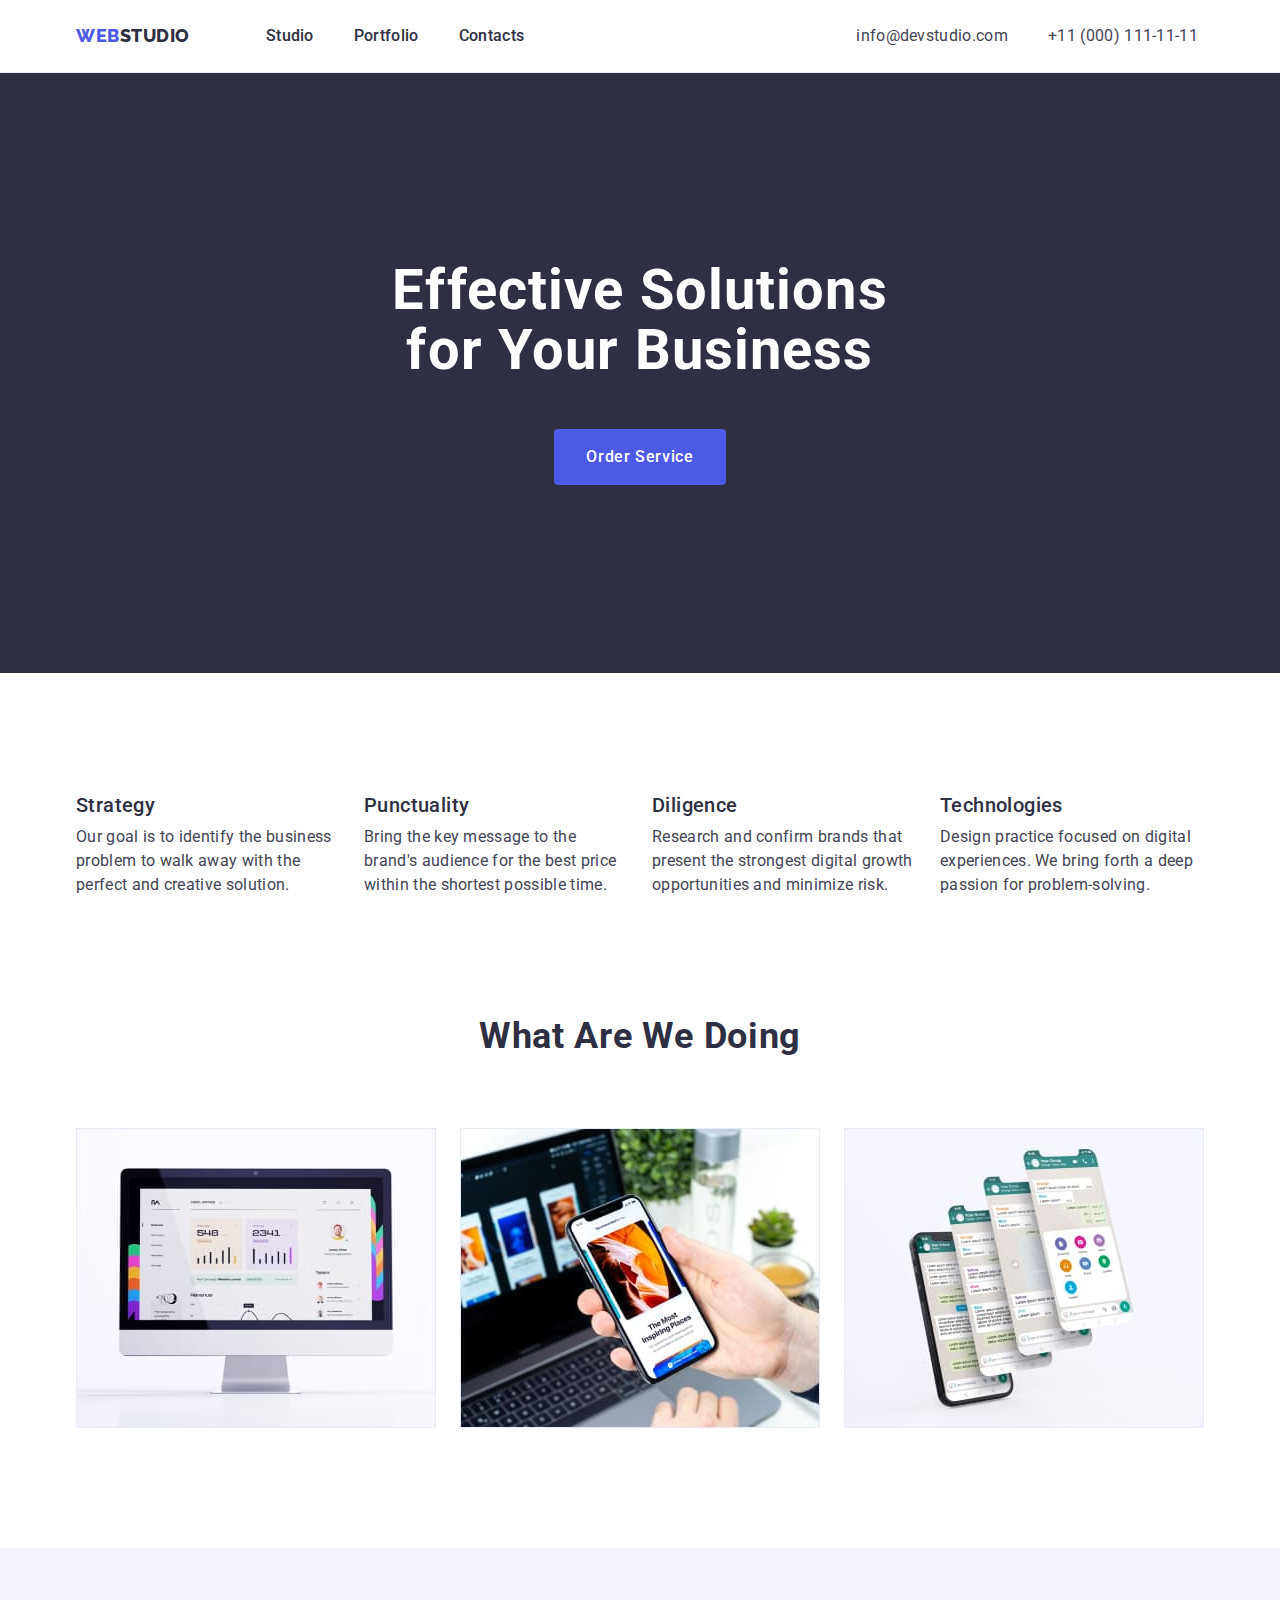
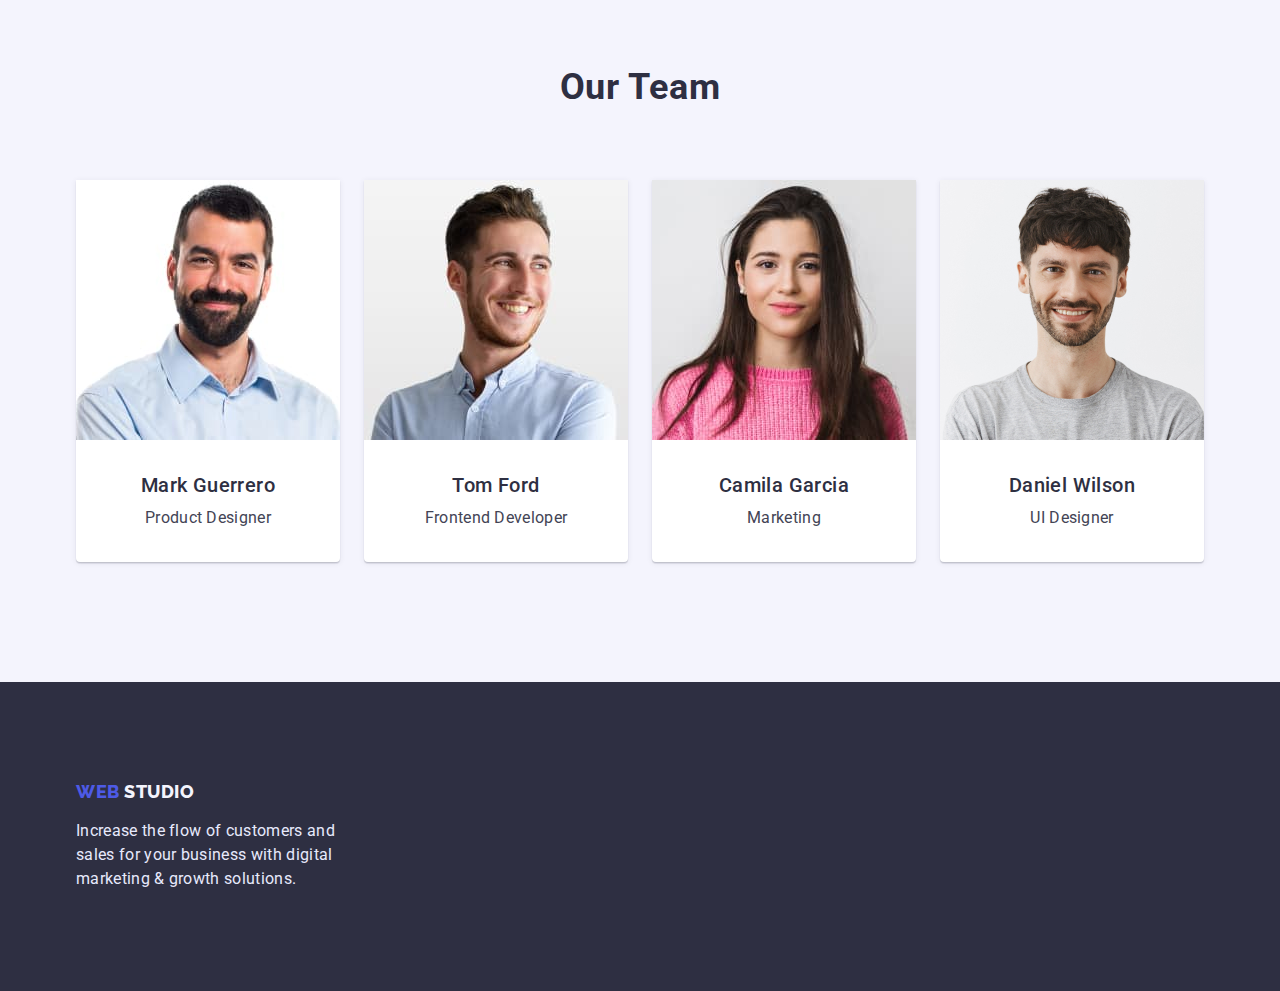
<file: index.html>
<!DOCTYPE html>
<html lang="en">

<head>
    <meta charset="UTF-8">
    <meta http-equiv="X-UA-Compatible" content="IE=edge">
    <meta name="viewport" content="width=device-width, initial-scale=1.0">
    <title>Document</title>
    <link rel="stylesheet" href="./css/modern-normalize.css">
    <link rel="stylesheet" href="./css/styles.css">
    <link
        href="https://fonts.googleapis.com/css2?family=Raleway:wght@800&family=Roboto:wght@400;500;700;900&display=swap"
        rel="stylesheet">
</head>

<body>

    <header>
        <div class="container header-cont">
            <nav class="nav-header">
                <a href="./index.html" class="logo"><span class="logo-web">Web</span><span
                        class="logo-studio">Studio</span></a>
                <ul class="stud-portf-con">
                    <li> <a href="./index.html" class="navigation">Studio </a> </li>
                    <li> <a href="./portfolio.html" class="navigation"> Portfolio</a></li>
                    <li> <a href="" class="navigation"> Contacts</a></li>
                </ul>
            </nav>
            <address class="address-cont">
                <ul class="contacts-list">
                    <li><a href="mailto:info@devstudio.com" class="contacts"> info@devstudio.com</a></li>
                    <li><a href="tel:+110001111111" class="contacts"> +11 (000) 111-11-11</a></li>
                </ul>
            </address>
        </div>

    </header>
    <main>
        <!-- hero image-->
        <section class="section item">
            <div class="container">
                <h1 class="main-header">Effective Solutions
                    for Your Business</h1>
                <button type="button" class="order"> Order Service</button>
            </div>
        </section>
        <!-- section 1-->
        <section class="section features">
            <div class="container">
                <h2 class="visually-hidden">Advanteges</h2>
                <ul class="advanteges-list">
                    <li class="advanteges-li">
                        <h3 class="advant-header">Strategy</h3>
                        <p class="advant-text">Our goal is to identify the business
                            problem to walk away with the perfect and creative solution. </p>
                    </li>
                    <li class="advanteges-li">
                        <h3 class="advant-header">Punctuality</h3>
                        <p class="advant-text">Bring the key message to the brand's audience for the best price within
                            the
                            shortest possible
                            time.</p>
                    </li>
                    <li class="advanteges-li">
                        <h3 class="advant-header">Diligence</h3>
                        <p class="advant-text">Research and confirm brands that present the strongest digital growth
                            opportunities and minimize
                            risk.
                        </p>
                    </li>
                    <li class="advanteges-li">
                        <h3 class="advant-header">Technologies</h3>
                        <p class="advant-text">Design practice focused on digital experiences. We bring forth a deep
                            passion
                            for
                            problem-solving.</p>
                    </li>



                </ul>
            </div>
        </section>
        <!-- section 2-->
        <section class="section process">
            <div class="container">
                <h2 class="header-proc">What Are We Doing</h2>
                <ul class="wp-img">
                    <li class="img-wp"><img src="./images/rectangle71.jpg" alt="computer screen" width="360"> </li>
                    <li class="img-phone"><img src="./images/rectang72.jpg" alt="phone" width="360"></li>
                    <li class="img-phone-lap"><img src="./images/rectangle73.jpg"
                            alt="phone on the background of a laptop" width="360"></li>
                </ul>
            </div>
        </section>
        <!-- section 3-->
        <section class="section team">
            <div class="container">
                <h2 class="header-team">Our Team</h2>
                <ul class="personal">
                    <li class="worker">

                        <img src="./images/img2.jpg" alt="Photo Mark Guerrero" width="264">
                        <div class="text-worker">
                            <h3 class="name">Mark Guerrero</h3>
                            <p class="position">Product Designer</p>
                        </div>

                    </li>
                    <li class="worker">

                        <img src="./images/img3.jpg" alt="Photo Tom Ford" width="264">
                        <div class="text-worker">
                            <h3 class="name">Tom Ford</h3>
                            <p class="position">Frontend Developer</p>
                        </div>
                    </li>
                    <li class="worker">

                        <img src="./images/img4.jpg" alt="Photo Camila Garcia" width="264">
                        <div class="text-worker">
                            <h3 class="name">Camila Garcia</h3>
                            <p class="position"> Marketing </p>
                        </div>

                    </li>
                    <li class="worker">

                        <img src="./images/img1.jpg" alt="Photo Daniel Wilson" width="264">
                        <div class="text-worker">
                            <h3 class="name">Daniel Wilson</h3>
                            <p class="position">UI Designer</p>
                        </div>

                    </li>
                </ul>
            </div>
        </section>
    </main>
    <footer class="footer">
        <div class="container">
            <a href="./index.html" class="logo-f"><span class="logo-web-f"> Web</span><span class="logo-studio-f">
                    Studio</span></a>
            <p class="text-f">Increase the flow of customers and sales for your business with digital marketing & growth
                solutions.
            </p>
        </div>
    </footer>


</body>

</html>
</file>
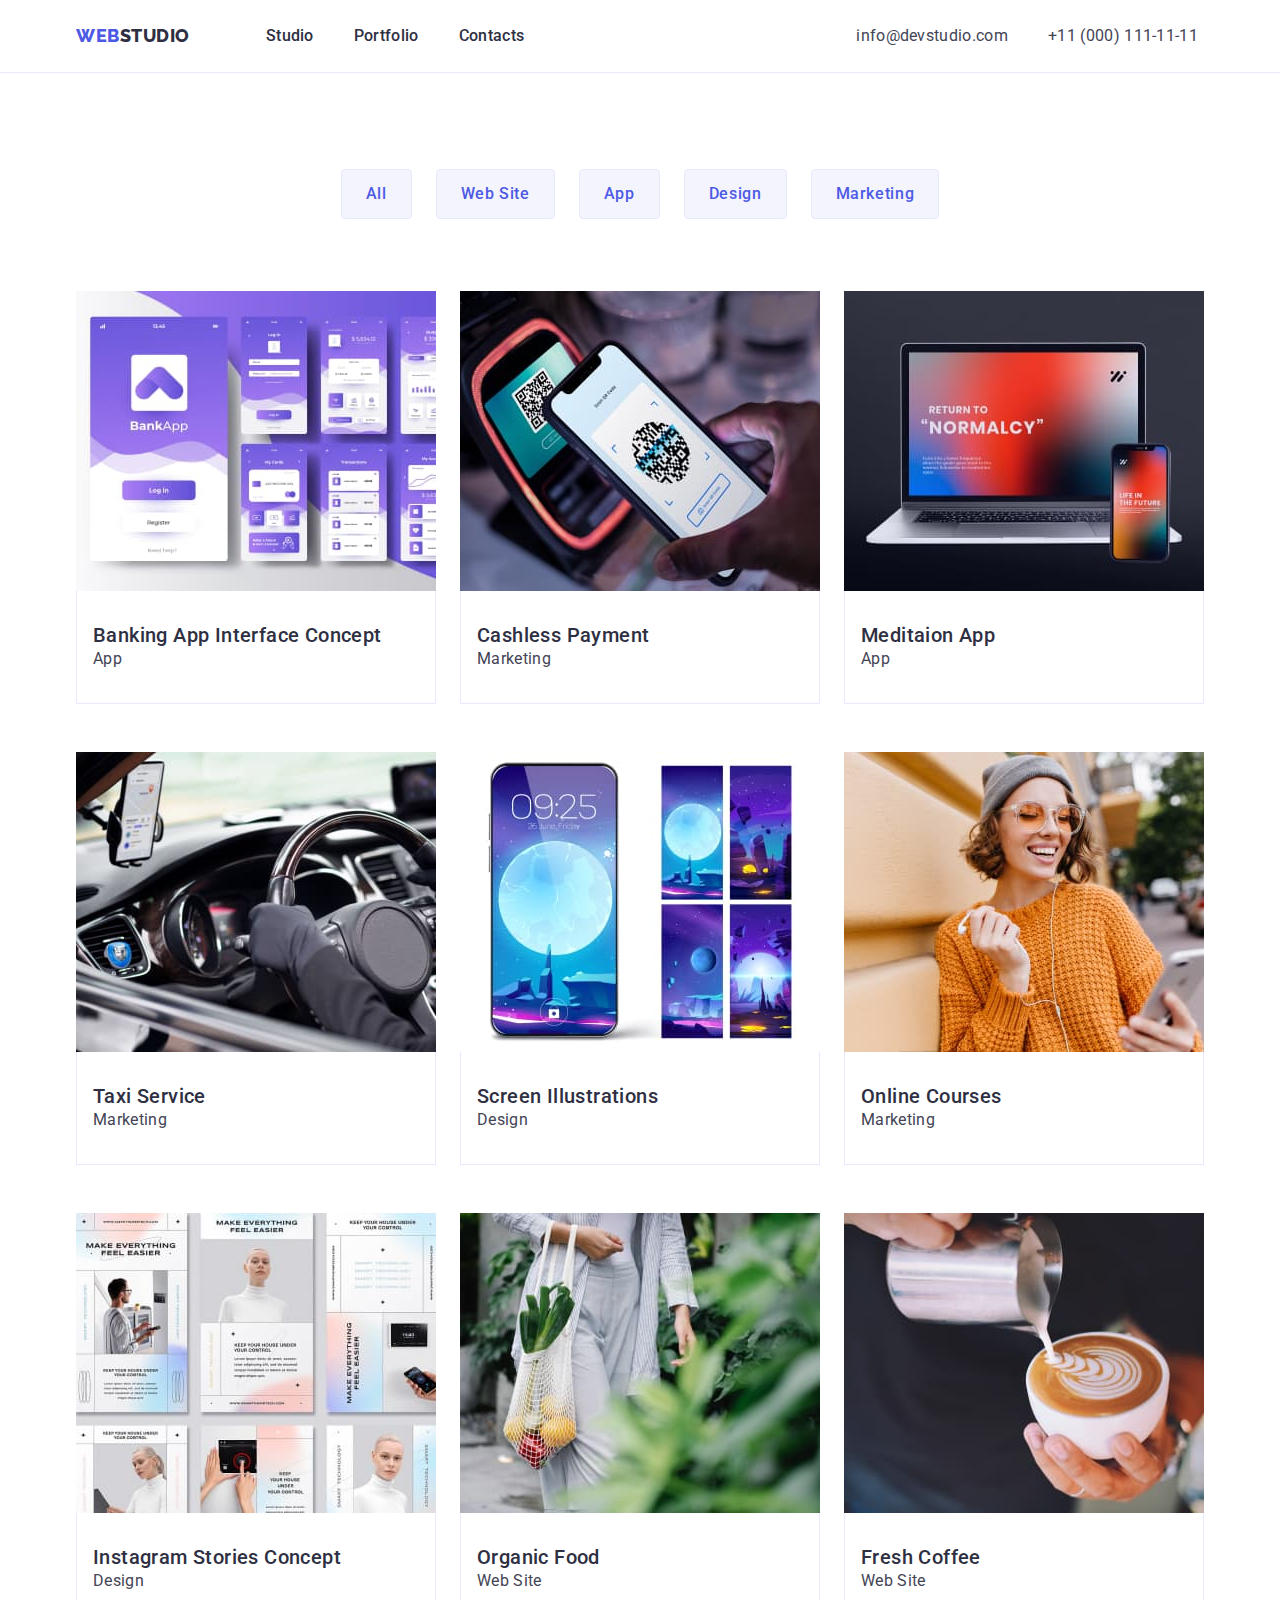
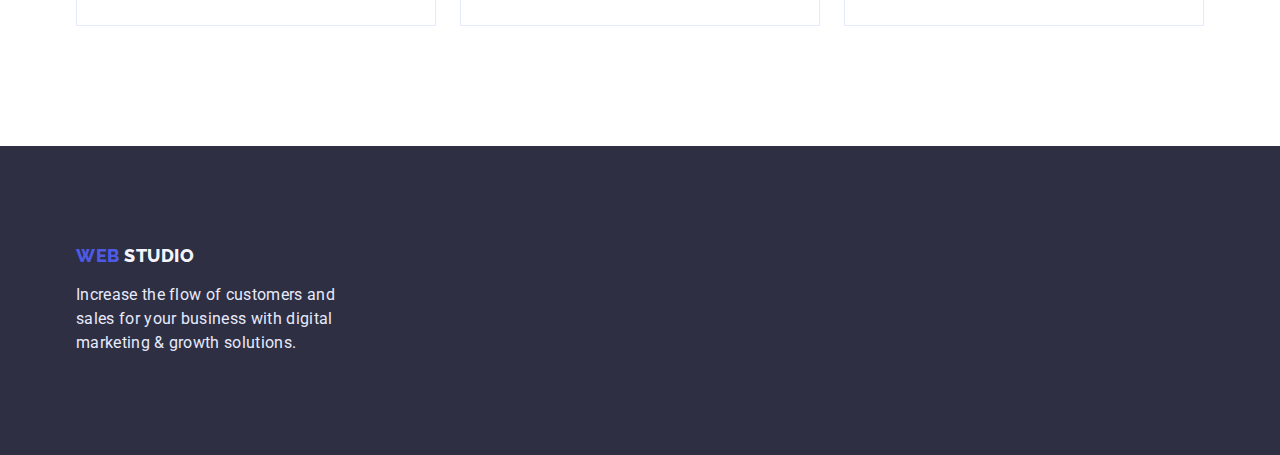
<file: portfolio.html>
<!DOCTYPE html>
<html lang="en">

<head>
    <meta charset="UTF-8">
    <meta http-equiv="X-UA-Compatible" content="IE=edge">
    <meta name="viewport" content="width=device-width, initial-scale=1.0">
    <title>Document</title>
    <link rel="stylesheet" href="./css/modern-normalize.css">
    <link rel="stylesheet" href="./css/styles.css">
    <link
        href="https://fonts.googleapis.com/css2?family=Raleway:wght@800&family=Roboto:wght@400;500;700;900&display=swap"
        rel="stylesheet">


<body>
    <header>
        <div class="container header-cont">
            <nav class="nav-header">
                <a href="./index.html" class="logo"><span class="logo-web">Web</span><span
                        class="logo-studio">Studio</span></a>
                <ul class="stud-portf-con">
                    <li> <a href="./index.html" class="navigation">Studio </a> </li>
                    <li> <a href="./portfolio.html" class="navigation"> Portfolio</a></li>
                    <li> <a href="" class="navigation"> Contacts</a></li>
                </ul>
            </nav>
            <address class="address-cont">
                <ul class="contacts-list">
                    <li><a href="mailto:info@devstudio.com" class="contacts"> info@devstudio.com</a></li>
                    <li><a href="tel:+110001111111" class="contacts"> +11 (000) 111-11-11</a></li>
                </ul>
            </address>
        </div>

    </header>
    <main>
        <section class="section butt-project">
            <div class="container button">
                <ul class="portolio-butt">
                    <li><button type="button" class="butt">All</button></li>
                    <li><button type="button" class="butt">Web Site </button></li>
                    <li><button type="button" class="butt">App </button></li>
                    <li><button type="button" class="butt">Design</button></li>
                    <li><button type="button" class="butt">Marketing</button></li>
                </ul>

                <ul class="row">

                    <li class="li-project">
                        <img src="./images/app.jpg" alt="App" width="360" class="img-app">
                        <div class="row-text">
                            <h3 class="header-portfolio">Banking App Interface Concept</h3>
                            <p class="text-portfolio">App</p>
                        </div>
                    </li>
                    <li class="li-project">
                        <img src="./images/terminal.jpg" alt="terminal" width="360">
                        <div class="row-text">
                            <h3 class="header-portfolio">Cashless Payment</h3>
                            <p class="text-portfolio">Marketing</p>
                        </div>

                    </li>
                    <li class="li-project">
                        <img src="./images/laptop.jpg" alt="laptop" width="360">
                        <div class="row-text">
                            <h3 class="header-portfolio">Meditaion App</h3>
                            <p class="text-portfolio">App</p>
                        </div>

                    </li>

                    <li class="li-project">
                        <img src="./images/helm.jpg" alt="helm" width="360">
                        <div class="row-text">
                            <h3 class="header-portfolio">Taxi Service</h3>
                            <p class="text-portfolio">Marketing</p>
                        </div>

                    </li>
                    <li class="li-project">
                        <img src="./images/phone.jpg" alt="phone" width="360">
                        <div class="row-text">
                            <h3 class="header-portfolio">Screen Illustrations</h3>
                            <p class="text-portfolio">Design</p>
                        </div>

                    </li>
                    <li class="li-project">
                        <img src="./images/girl.jpg" alt="girl" width="360">
                        <div class="row-text">
                            <h3 class="header-portfolio">Online Courses</h3>
                            <p class="text-portfolio">Marketing</p>
                        </div>

                    </li>

                    <li class="li-project">
                        <img src="./images/collage.jpg" alt="collage" width="360">
                        <div class="row-text">
                            <h3 class="header-portfolio">Instagram Stories Concept</h3>
                            <p class="text-portfolio">Design</p>
                        </div>

                    </li>
                    <li class="li-project">
                        <img src="./images/shopper.jpg" alt="shopper" width="360">
                        <div class="row-text">
                            <h3 class="header-portfolio">Organic Food</h3>
                            <p class="text-portfolio">Web Site</p>
                        </div>

                    </li>
                    <li class="li-project">
                        <img src="./images/coffee.jpg" alt="coffee" width="360">
                        <div class="row-text">
                            <h3 class="header-portfolio">Fresh Coffee</h3>
                            <p class="text-portfolio">Web Site</p>
                        </div>

                    </li>




                </ul>
            </div>
        </section>

    </main>
    <footer class="footer">
        <div class="container">
            <a href="./index.html" class="logo-f"><span class="logo-web-f"> Web</span><span class="logo-studio-f">
                    Studio</span></a>
            <p class="text-f">Increase the flow of customers and sales for your business with digital marketing & growth
                solutions.
            </p>
        </div>
    </footer>
</file>
<file: css/styles.css>
body {
  font-family: "Roboto", sans-serif;
  color: var(--dark);
  background: var(--white);
}
:root {
  --primary-brand: #4d5ae5;
  --pressed-state: #404bbf;
  --dark: #2e2f42;
  --success: #31d0aa;
  --text: #434455;
  --subtle-text: #8e8f99;
  --accent: #e7e9fc;
  --light: #f4f4fd;
  --modal-overlay: #2e2f42;
  --hero-background: #2e2f42;
  --white: #ffffff;
}
h1,
h2,
h3,
h4,
h5,
h6,
p,
ul {
  margin: 0;
  padding: 0;
}
img{
  display: block;
  max-width: 100%;
  height: auto;
}
.logo {
  font-family: "Raleway", sans-serif;
  font-weight: 800;
  font-size: 18px;
  line-height: 1.33;
  letter-spacing: 0.03em;
  text-transform: uppercase;
  text-decoration: none;
  margin-right: 76px;
  padding-top:24px ;
  padding-bottom:24px ;
  
}
.logo-web {
  color: var(--primary-brand);
}
.logo-studio {
  color: var(--dark);
}

.navigation {
  font-weight: 500;
  font-size: 16px;
  line-height: 1.5;
  letter-spacing: 0.02em;
  color: var(--dark);
  text-decoration: none;
  list-style: none;
  padding-bottom: 24px;
  padding-top: 24px;
}
.stud-portf-con{
  display: flex;
  justify-content:flex-start ;
  gap: 40px;
  text-decoration: none;
  list-style: none
}
.stud-portf-con>li{
  padding-bottom: 24px;
  padding-top: 24px;
}
.navigation:active {
  color: var(--pressed-state);
}
.address-cont {
  display: flex;
  margin-left: 332px;
}
.contacts-list {
  list-style: none;
  display: flex;
  justify-content: flex-end;
  gap: 40px;
  
}

.contacts-list>li{
  padding-bottom: 24px;
  padding-top: 24px;
}
.contacts {
  font-weight: 400;
  font-size: 16px;
  line-height: 1.5;
  letter-spacing: 0.02em;
  color: var(--text);
  font-style: normal;
  text-decoration: none;
  padding-bottom: 24px;
  padding-top: 24px;
}


.main-header {
  margin: 0 auto;
  font-size: 56px;
  line-height: 1.07;
  letter-spacing: 0.02em;
  color: var(--white);
  width: 550px;
  text-align: center;
  margin-bottom: 48px;
}
.order {
  background: var(--primary-brand);
  border-radius: 4px;
  font-weight: 500;
  font-size: 16px;
  letter-spacing: 0.04em;
  line-height: 1.5;
  color: var(--white);
  text-align: center;
  margin: 0 auto;
  border: none;
  padding: 16px 32px;
  display: flex;
  align-items: center;
}
.order:hover,
.order:focus {
  background: var(--pressed-state);
}
.advanteges-list,
.wp-img,
.portolio-butt,
.personal {
  list-style: none;
  display: flex;
  justify-content: center;
  gap: 24px;
}

.advant-header {
  font-weight: 500;
  font-size: 20px;
  line-height: 1.2;
  letter-spacing: 0.02em;
  color: var(--dark);
  margin-bottom: 8px;
}
.advant-text {
 flex-basis: calc((100% - 3 * 24px) / 4);
  font-weight: 400;
  font-size: 16px;
  line-height: 1.5;
  letter-spacing: 0.02em;
  color: var(--text);
}
.advanteges-li{
  flex-basis: calc((100% - 3 * 24px) / 4);
  max-width: 264px;
}
.header-proc,
.header-team {
  font-weight: 700;
  font-size: 36px;
  line-height: 1.1;
  letter-spacing: 0.02em;
  color: var();
  text-align: center;
  margin-bottom: 72px;
}
.name {
  font-weight: 500;
  font-size: 20px;
  line-height: 1.3;
  letter-spacing: 0.02em;
  text-align: center;
  margin-bottom: 8px;
 
}
.position {
  font-weight: 400;
  font-size: 16px;
  line-height: 1.5;
  letter-spacing: 0.02em;
  color: var(--text);
  text-align: center;
}
.text-worker{
padding-top: 32px; ;
padding-bottom:32px ;
}
ul.personal > li {
  background: var(--white);
  flex-basis: calc((100% - 3 * 24px) / 4);
  max-width: 264px;
  border-radius: 0px 0px 4px 4px;
  box-shadow: 0px 1px 6px rgba(46, 47, 66, 0.08), 0px 1px 1px rgba(46, 47, 66, 0.16), 0px 2px 1px rgba(46, 47, 66, 0.08);

}

.footer {
  background-color: var(--dark);
  padding-top: 100px;
  padding-bottom: 100px;
}
.logo-f {
  font-family: "Raleway", sans-serif;
  font-weight: 800;
  font-size: 18px;
  line-height: 1.16;
  letter-spacing: 0.03em;
  text-transform: uppercase;
  text-decoration: none;
}
.logo-web-f {
  color: var(--primary-brand);
}
.logo-studio-f {
  color: var(--light);
}
.text-f {
  font-weight: 400;
  font-size: 16px;
  line-height: 1.5;
  letter-spacing: 0.02em;
  color: var(--accent);
  width: 264px;
  margin-top: 16px;
}
.butt {
  font-weight: 500;
  font-size: 16px;
  line-height: 1.5;
  letter-spacing: 0.04em;
  color: var(--primary-brand);
  background: var(--light);
  border: 1px solid #e7e9fc;
  border-radius: 4px;
  text-align: center;
  color: var(--primary-brand);
  padding: 12px 24px;
}
.butt:hover,
.butt:focus{
 background-color: var(--pressed-state);
 color:var(--white);

}
.header-portfolio {
  font-weight: 500;
  font-size: 20px;
  line-height: 1.2;
  letter-spacing: 0.02em;
  color: var(--dark);
}
.text-portfolio {
  font-weight: 400;
  font-size: 16px;
  line-height: 1.5;
  letter-spacing: 0.02em;
  color: var(--text);
}
.visually-hidden {
  position: absolute;
  width: 1px;
  height: 1px;
  margin: -1px;
  border: 0;
  padding: 0;
  white-space: nowrap;
  clip-path: inset(100%);
  clip: rect(0 0 0 0);
  overflow: hidden;
}
.container {
  max-width: 1158px;
  margin: 0 auto;
  padding: 0 15px;
}
.container.header-cont {
  display: flex;
}
.nav-header {
  display: flex;
  justify-content: flex-start;
}
header {
  border-bottom: 1px solid #e7e9fc;
}
.section.process{
  padding-bottom: 120px;
}
.section.item {
  padding-top: 188px;
  padding-bottom: 188px;
  background-color: var(--hero-background);
}
.section.features {
  padding-top: 120px;
  padding-bottom: 120px;
}
.section.butt-project{
padding-top: 96px;
padding-bottom: 120px;
}
.section.team{
  padding-top: 120px;
  padding-bottom: 120px; 
  background-color: var(--light);
}

.row > li {
  box-sizing: border-box;
  background: var(--white);
  flex-basis: calc((100% - 2 * 24px) / 3);
}
.row {
  flex-wrap: wrap;
  list-style: none;
  display: flex;
  gap:48px 24px;
}

.portolio-butt{
  margin-bottom: 72px;
}
.row-text{
 padding-top: 32px; 
 padding-bottom: 32px;
 padding-left: 16px;
 border-left: 1px solid #E7E9FC;
 border-right: 1px solid #E7E9FC;
 border-bottom: 1px solid #E7E9FC;
 max-width: 360px;
}
button:hover{
  cursor:pointer;
  
}
</file>
